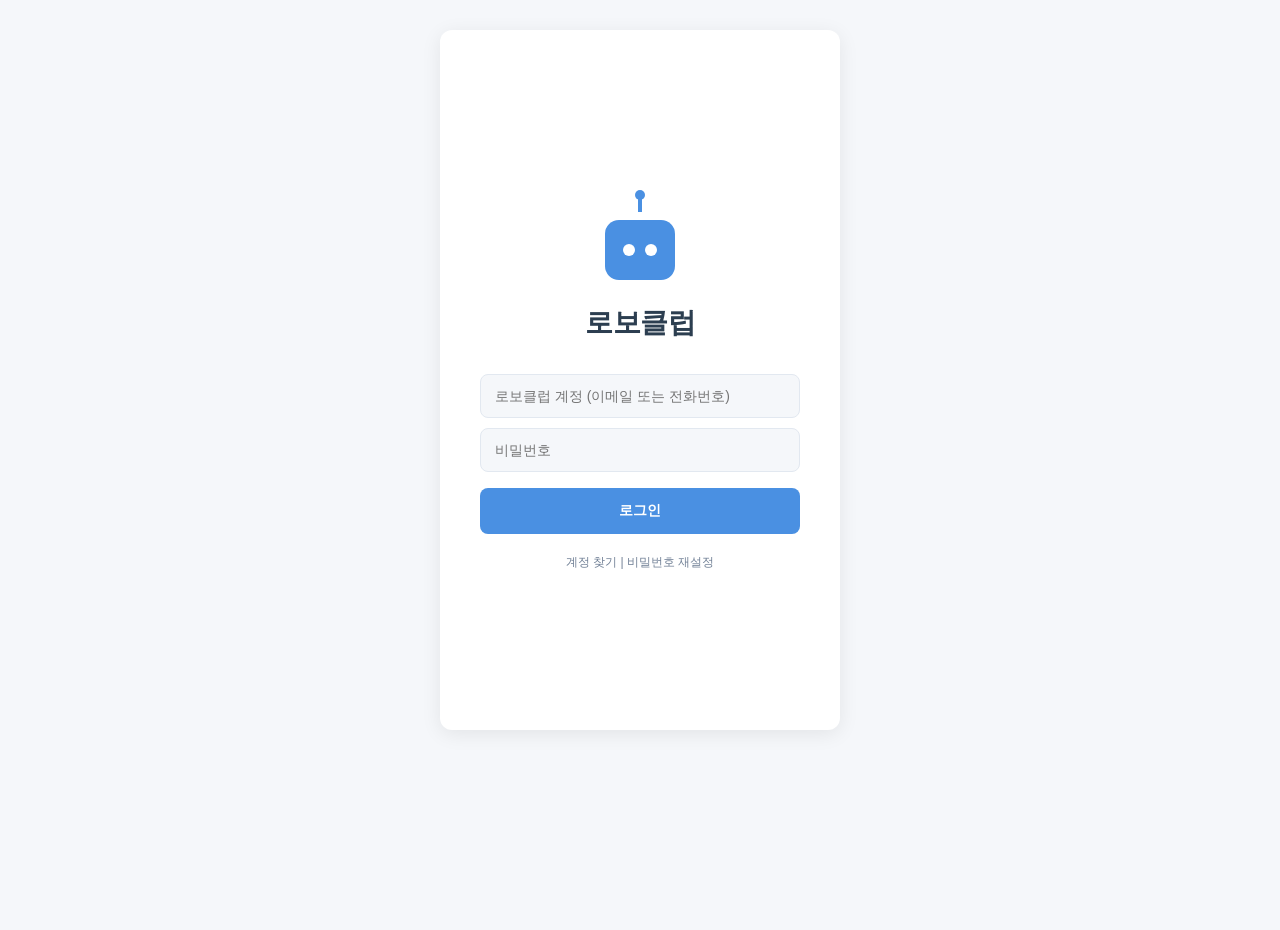
<file: Web/roboclub/index.html>
<!DOCTYPE html>
<html lang="ko">
<head>
    <meta charset="UTF-8">
    <title>로보클럽 로그인</title>
    <link rel="stylesheet" href="./css/pages/common.css">
    <link rel="stylesheet" href="./css/pages/index.css">
</head>
<body>
    <div class="container">
        <div class="login">
            <div class="login__logo">
                <div class="login__head">
                    <div class="login__eye"></div>
                    <div class="login__eye"></div>
                </div>
            </div>
            <h3 class="login__title">로보클럽</h3>
            <form class="login__form" action="./friends.html">
                <input type="text" class="login__input" placeholder="로보클럽 계정 (이메일 또는 전화번호)">
                <input type="password" class="login__input" placeholder="비밀번호">
                <input type="submit" class="login__btn" value="로그인">
            </form>
            <div class="login__footer">
                계정 찾기 | 비밀번호 재설정
            </div>
        </div>
    </div>
</body>
</html>
</file>
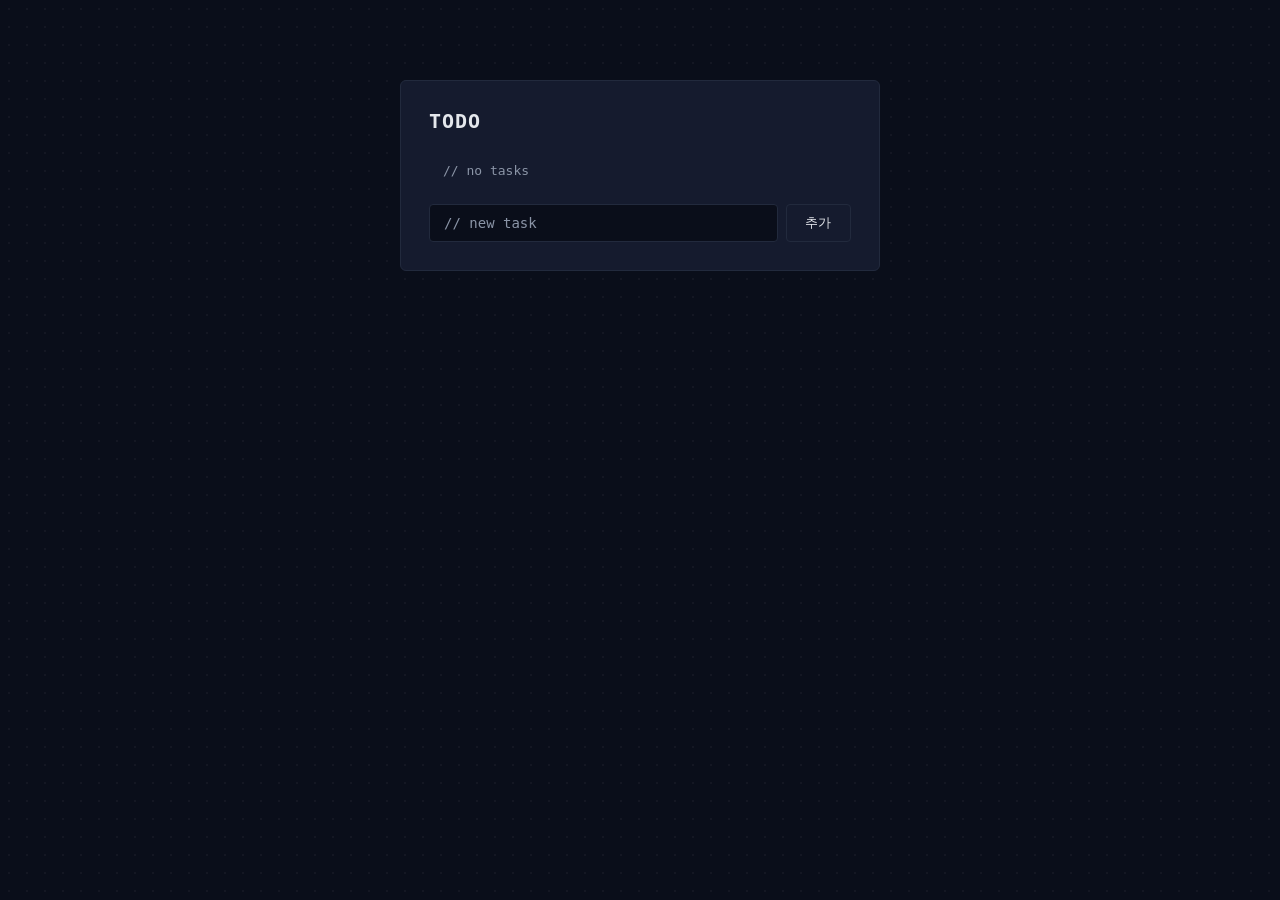
<file: Web/todo/index.html>
<!DOCTYPE html>
<html lang="ko">
<head>
  <meta charset="UTF-8">
  <meta name="viewport" content="width=device-width, initial-scale=1.0">
  <title>TODO</title>
  <link href="style.css" rel="stylesheet">
</head>
<body>
  <main class="card">
    <h1 class="title">TODO</h1>

    <ul class="list" id="list"></ul>

    <p class="empty" id="empty">// no tasks</p>

    <div class="input-row">
      <input
        class="input"
        id="input"
        type="text"
        placeholder="// new task"
        aria-label="할 일 입력"
        autocomplete="off"
      >
      <button class="add-btn" id="addBtn" type="button">추가</button>
    </div>
  </main>

  <script src="script.js"></script>
</body>
</html>
</file>
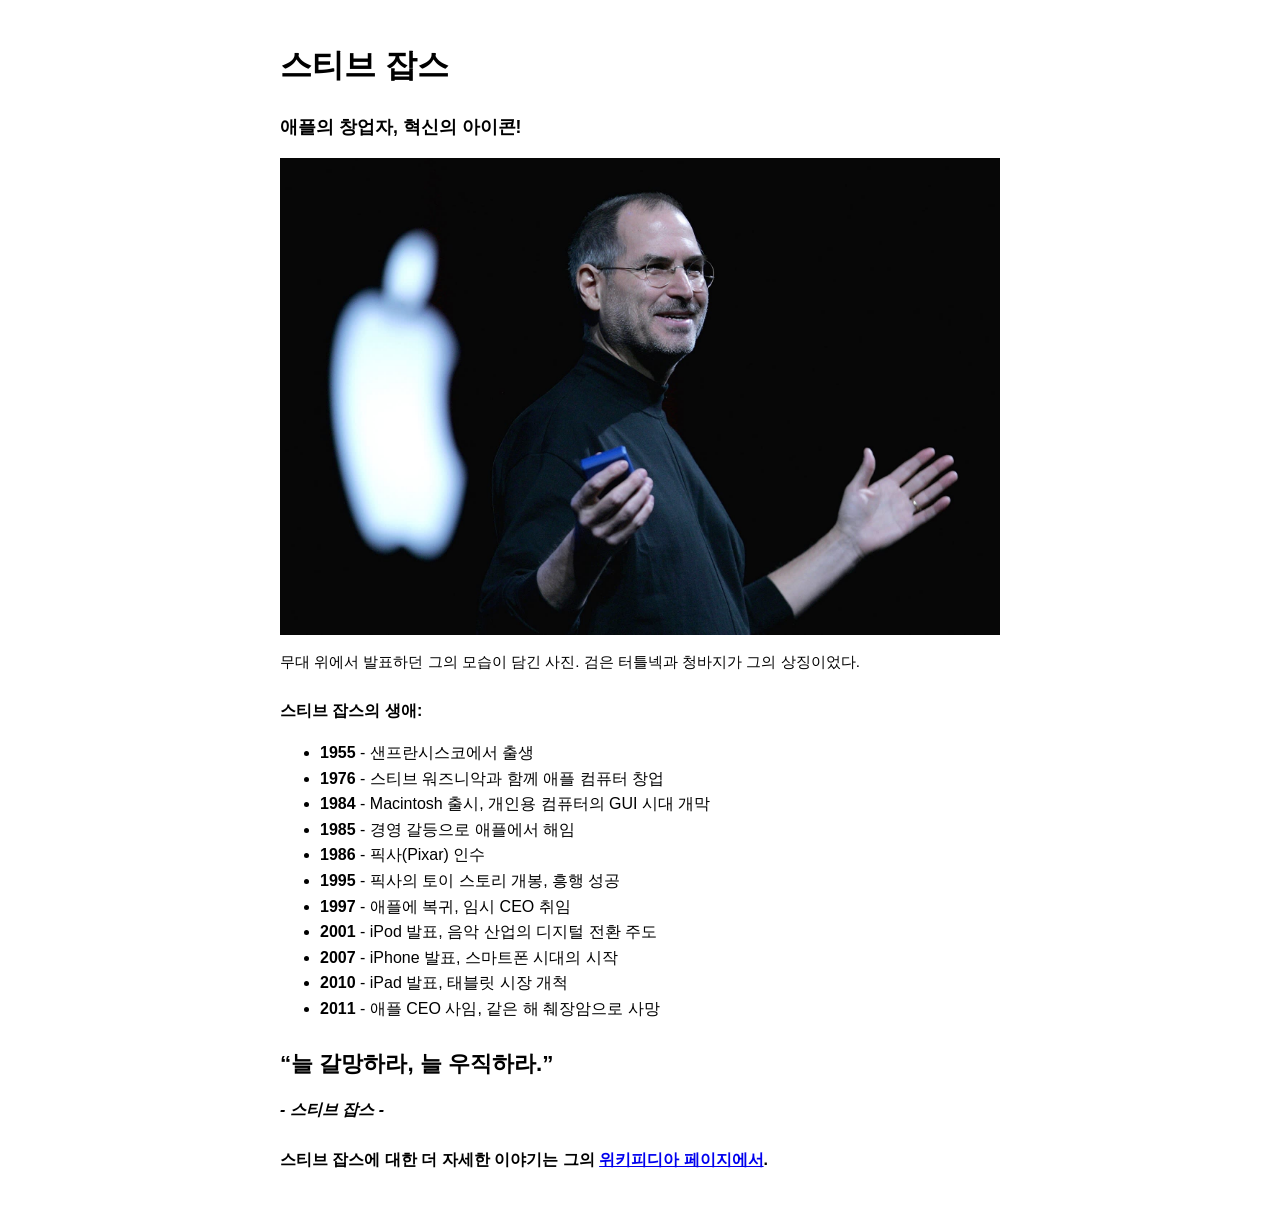
<file: Web/html_tag.html>
<!DOCTYPE html>
<html lang="ko">
<head>
<meta charset="UTF-8">
<title>스티브 잡스</title>
<style>
  body {
    background-color: #ffffff;
    color: #000000;
    font-family: sans-serif;
    max-width: 720px;
    margin: 40px auto;
    padding: 0 20px;
    line-height: 1.6;
  }
  h1 {
    font-weight: bold;
  }
  .subtitle {
    font-weight: bold;
    font-size: 1.1em;
  }
  img {
    max-width: 100%;
    height: auto;
    display: block;
    margin: 16px 0 8px 0;
  }
  .caption {
    font-size: 0.95em;
    margin-bottom: 24px;
  }
  .life-heading {
    font-weight: bold;
  }
  ul {
    padding-left: 40px;
  }
  ul li .year {
    font-weight: bold;
  }
  .quote {
    display: block;
    font-size: 1.4em;
    font-weight: bold;
    margin: 24px 0 8px 0;
  }
  .author {
    font-style: italic;
    font-weight: bold;
    margin-bottom: 24px;
  }
  .more {
    font-weight: bold;
  }
  a {
    color: #0000ee;
    text-decoration: underline;
  }
</style>
</head>
<body>
  <h1>스티브 잡스</h1>
  <p class="subtitle">애플의 창업자, 혁신의 아이콘!</p>
  <img src="[data-uri]" alt="스티브 잡스">
  <p class="caption">무대 위에서 발표하던 그의 모습이 담긴 사진. 검은 터틀넥과 청바지가 그의 상징이었다.</p>
  <p class="life-heading">스티브 잡스의 생애:</p>
  <ul>
    <li><span class="year">1955</span> - 샌프란시스코에서 출생</li>
    <li><span class="year">1976</span> - 스티브 워즈니악과 함께 애플 컴퓨터 창업</li>
    <li><span class="year">1984</span> - Macintosh 출시, 개인용 컴퓨터의 GUI 시대 개막</li>
    <li><span class="year">1985</span> - 경영 갈등으로 애플에서 해임</li>
    <li><span class="year">1986</span> - 픽사(Pixar) 인수</li>
    <li><span class="year">1995</span> - 픽사의 토이 스토리 개봉, 흥행 성공</li>
    <li><span class="year">1997</span> - 애플에 복귀, 임시 CEO 취임</li>
    <li><span class="year">2001</span> - iPod 발표, 음악 산업의 디지털 전환 주도</li>
    <li><span class="year">2007</span> - iPhone 발표, 스마트폰 시대의 시작</li>
    <li><span class="year">2010</span> - iPad 발표, 태블릿 시장 개척</li>
    <li><span class="year">2011</span> - 애플 CEO 사임, 같은 해 췌장암으로 사망</li>
  </ul>
  <q class="quote">늘 갈망하라, 늘 우직하라.</q>
  <p class="author"><em>- 스티브 잡스 -</em></p>
  <p class="more">스티브 잡스에 대한 더 자세한 이야기는 그의 <a href="https://ko.wikipedia.org/wiki/%EC%8A%A4%ED%8B%B0%EB%B8%8C_%EC%9E%A1%EC%8A%A4">위키피디아 페이지에서</a>.</p>
</body>
</html>
</file>
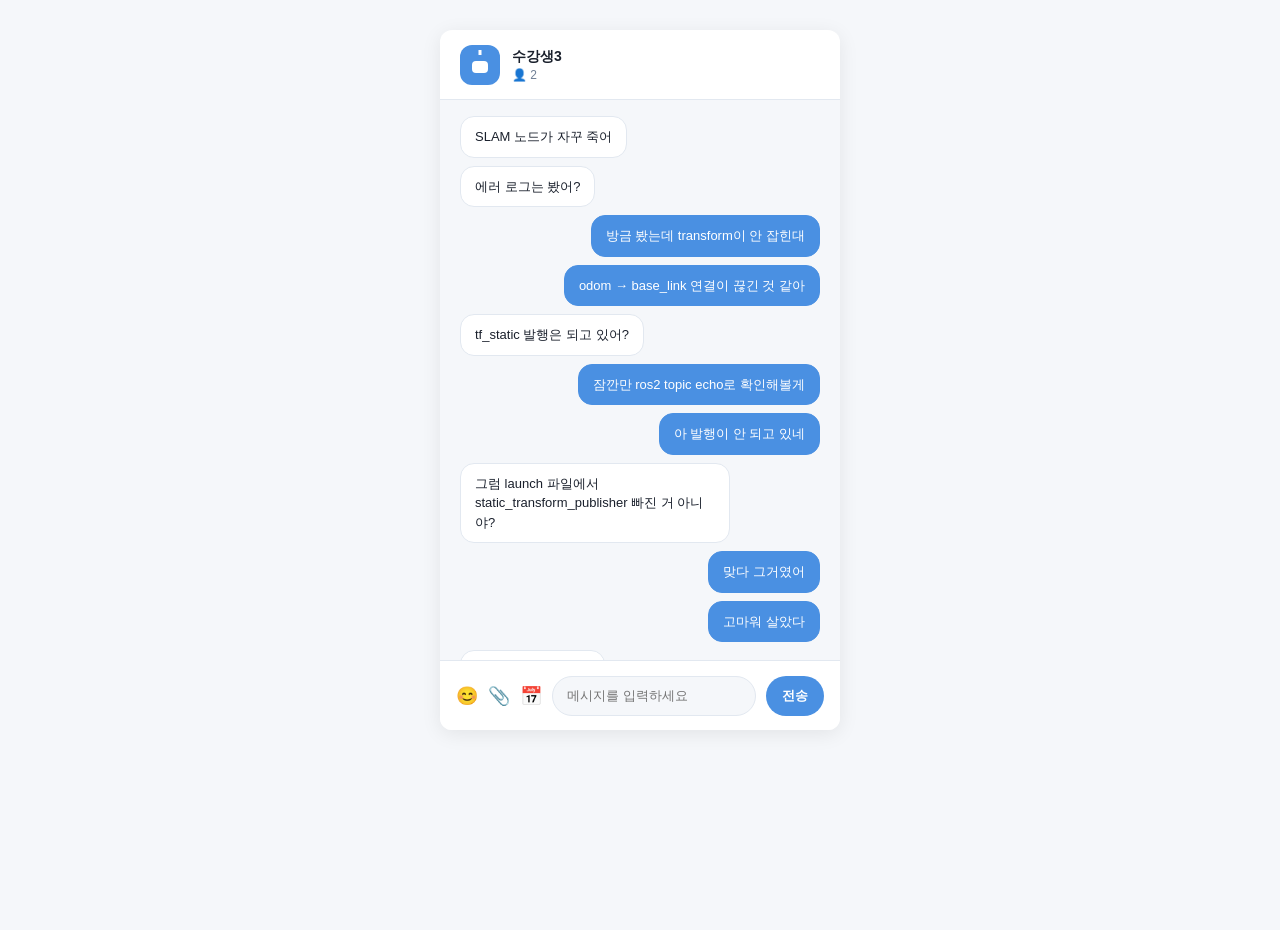
<file: Web/roboclub/chat.html>
<!DOCTYPE html>
<html lang="ko">
<head>
    <meta charset="UTF-8">
    <title>로보클럽 채팅방</title>
    <link rel="stylesheet" href="./css/pages/common.css">
    <link rel="stylesheet" href="./css/components/userlist.css">
    <link rel="stylesheet" href="./css/pages/chat.css">
</head>
<body>
    <div class="container">
        <div class="chat-screen__bar">
            <div class="user chat-user">
                <div class="user__column"><div class="user__pic"></div></div>
                <div class="user__column">
                    <p class="user__nick">수강생3</p>
                    <p class="user__message">👤 2</p>
                </div>
            </div>
        </div>

        <div class="chat-screen__comments">
            <div class="comment">SLAM 노드가 자꾸 죽어</div>
            <div class="comment">에러 로그는 봤어?</div>
            <div class="comment mine">방금 봤는데 transform이 안 잡힌대</div>
            <div class="comment mine">odom → base_link 연결이 끊긴 것 같아</div>
            <div class="comment">tf_static 발행은 되고 있어?</div>
            <div class="comment mine">잠깐만 ros2 topic echo로 확인해볼게</div>
            <div class="comment mine">아 발행이 안 되고 있네</div>
            <div class="comment">그럼 launch 파일에서 static_transform_publisher 빠진 거 아니야?</div>
            <div class="comment mine">맞다 그거였어</div>
            <div class="comment mine">고마워 살았다</div>
            <div class="comment">ㅋㅋ 다음에 커피 사</div>
        </div>

        <form class="chat-form">
            <div class="chat-form__plugins">
                <span class="chat-form__plugin">😊</span>
                <span class="chat-form__plugin">📎</span>
                <span class="chat-form__plugin">📅</span>
            </div>
            <textarea class="chat-form__input" placeholder="메시지를 입력하세요"></textarea>
            <button type="button" class="chat-form__btn">전송</button>
        </form>
    </div>
</body>
</html>
</file>
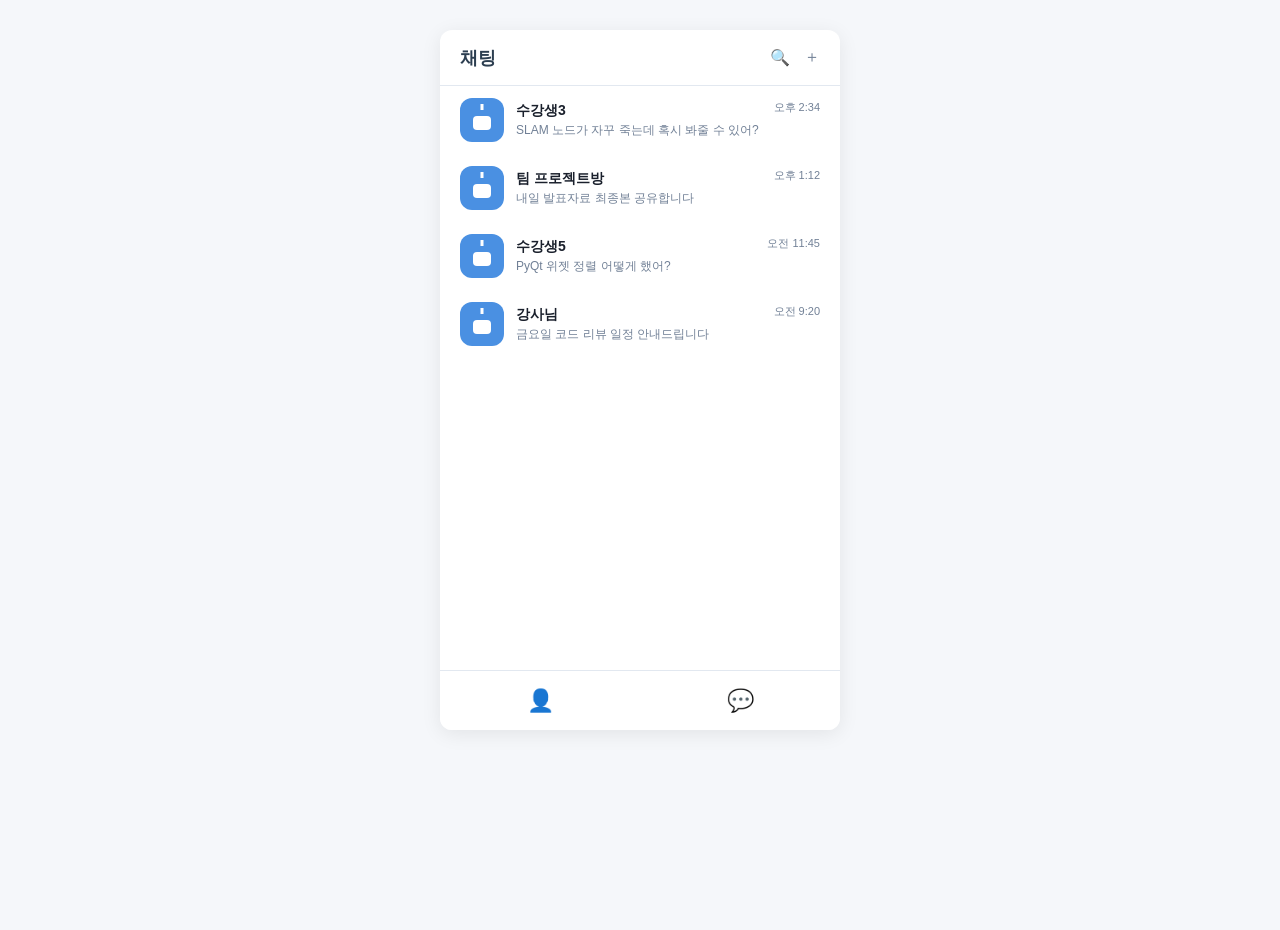
<file: Web/roboclub/chats.html>
<!DOCTYPE html>
<html lang="ko">
<head>
    <meta charset="UTF-8">
    <title>로보클럽 채팅</title>
    <link rel="stylesheet" href="./css/pages/common.css">
    <link rel="stylesheet" href="./css/components/header.css">
    <link rel="stylesheet" href="./css/components/navbar.css">
    <link rel="stylesheet" href="./css/components/userlist.css">
    <link rel="stylesheet" href="./css/pages/friends.css">
</head>
<body>
    <div class="container">
        <header class="header">
            <h3 class="header__title">채팅</h3>
            <div class="header__menu">
                <span class="header__menu-item">🔍</span>
                <span class="header__menu-item">＋</span>
            </div>
        </header>

        <div class="friends">
            <ul class="user-list">
                <li>
                    <a href="./chat.html" class="user">
                        <div class="user__column"><div class="user__pic"></div></div>
                        <div class="user__column">
                            <p class="user__nick">수강생3</p>
                            <p class="user__message">SLAM 노드가 자꾸 죽는데 혹시 봐줄 수 있어?</p>
                        </div>
                        <span class="user__time">오후 2:34</span>
                    </a>
                </li>
                <li>
                    <a href="./chat.html" class="user">
                        <div class="user__column"><div class="user__pic"></div></div>
                        <div class="user__column">
                            <p class="user__nick">팀 프로젝트방</p>
                            <p class="user__message">내일 발표자료 최종본 공유합니다</p>
                        </div>
                        <span class="user__time">오후 1:12</span>
                    </a>
                </li>
                <li>
                    <a href="./chat.html" class="user">
                        <div class="user__column"><div class="user__pic"></div></div>
                        <div class="user__column">
                            <p class="user__nick">수강생5</p>
                            <p class="user__message">PyQt 위젯 정렬 어떻게 했어?</p>
                        </div>
                        <span class="user__time">오전 11:45</span>
                    </a>
                </li>
                <li>
                    <a href="./chat.html" class="user">
                        <div class="user__column"><div class="user__pic"></div></div>
                        <div class="user__column">
                            <p class="user__nick">강사님</p>
                            <p class="user__message">금요일 코드 리뷰 일정 안내드립니다</p>
                        </div>
                        <span class="user__time">오전 9:20</span>
                    </a>
                </li>
            </ul>
        </div>

        <nav class="navbar">
            <ul class="navbar__list">
                <li class="navbar__item">
                    <a href="./friends.html" class="navbar__link">👤</a>
                </li>
                <li class="navbar__item">
                    <a href="./chats.html" class="navbar__link active">💬</a>
                </li>
            </ul>
        </nav>
    </div>
</body>
</html>
</file>
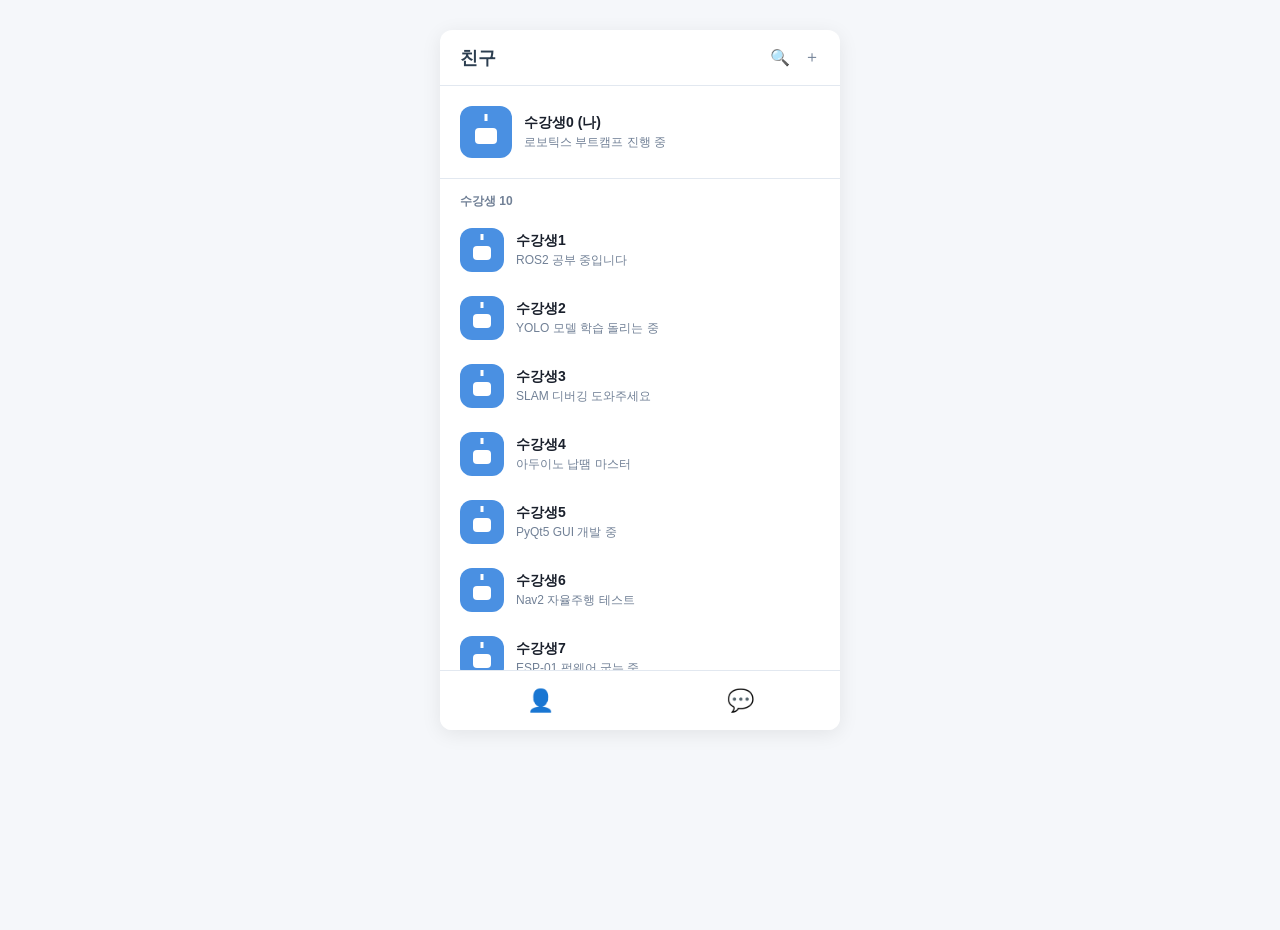
<file: Web/roboclub/friends.html>
<!DOCTYPE html>
<html lang="ko">
<head>
    <meta charset="UTF-8">
    <title>로보클럽 친구</title>
    <link rel="stylesheet" href="./css/pages/common.css">
    <link rel="stylesheet" href="./css/components/header.css">
    <link rel="stylesheet" href="./css/components/navbar.css">
    <link rel="stylesheet" href="./css/components/userlist.css">
    <link rel="stylesheet" href="./css/pages/friends.css">
</head>
<body>
    <div class="container">
        <header class="header">
            <h3 class="header__title">친구</h3>
            <div class="header__menu">
                <span class="header__menu-item">🔍</span>
                <span class="header__menu-item">＋</span>
            </div>
        </header>

        <div class="friends">
            <div class="user my-profile">
                <div class="user__column">
                    <div class="user__pic"></div>
                </div>
                <div class="user__column">
                    <p class="user__nick">수강생0 (나)</p>
                    <p class="user__state">로보틱스 부트캠프 진행 중</p>
                </div>
            </div>

            <p class="friends__menu">수강생 10</p>

            <ul class="user-list">
                <li class="user">
                    <div class="user__column"><div class="user__pic"></div></div>
                    <div class="user__column">
                        <p class="user__nick">수강생1</p>
                        <p class="user__state">ROS2 공부 중입니다</p>
                    </div>
                </li>
                <li class="user">
                    <div class="user__column"><div class="user__pic"></div></div>
                    <div class="user__column">
                        <p class="user__nick">수강생2</p>
                        <p class="user__state">YOLO 모델 학습 돌리는 중</p>
                    </div>
                </li>
                <li class="user">
                    <div class="user__column"><div class="user__pic"></div></div>
                    <div class="user__column">
                        <p class="user__nick">수강생3</p>
                        <p class="user__state">SLAM 디버깅 도와주세요</p>
                    </div>
                </li>
                <li class="user">
                    <div class="user__column"><div class="user__pic"></div></div>
                    <div class="user__column">
                        <p class="user__nick">수강생4</p>
                        <p class="user__state">아두이노 납땜 마스터</p>
                    </div>
                </li>
                <li class="user">
                    <div class="user__column"><div class="user__pic"></div></div>
                    <div class="user__column">
                        <p class="user__nick">수강생5</p>
                        <p class="user__state">PyQt5 GUI 개발 중</p>
                    </div>
                </li>
                <li class="user">
                    <div class="user__column"><div class="user__pic"></div></div>
                    <div class="user__column">
                        <p class="user__nick">수강생6</p>
                        <p class="user__state">Nav2 자율주행 테스트</p>
                    </div>
                </li>
                <li class="user">
                    <div class="user__column"><div class="user__pic"></div></div>
                    <div class="user__column">
                        <p class="user__nick">수강생7</p>
                        <p class="user__state">ESP-01 펌웨어 굽는 중</p>
                    </div>
                </li>
                <li class="user">
                    <div class="user__column"><div class="user__pic"></div></div>
                    <div class="user__column">
                        <p class="user__nick">수강생8</p>
                        <p class="user__state">TurtleBot3 캘리브레이션</p>
                    </div>
                </li>
                <li class="user">
                    <div class="user__column"><div class="user__pic"></div></div>
                    <div class="user__column">
                        <p class="user__nick">수강생9</p>
                        <p class="user__state">CNN 학습 중 - 정확도 0.92</p>
                    </div>
                </li>
                <li class="user">
                    <div class="user__column"><div class="user__pic"></div></div>
                    <div class="user__column">
                        <p class="user__nick">수강생10</p>
                        <p class="user__state">팀 프로젝트 발표 준비</p>
                    </div>
                </li>
            </ul>
        </div>

        <nav class="navbar">
            <ul class="navbar__list">
                <li class="navbar__item">
                    <a href="./friends.html" class="navbar__link active">👤</a>
                </li>
                <li class="navbar__item">
                    <a href="./chats.html" class="navbar__link">💬</a>
                </li>
            </ul>
        </nav>
    </div>
</body>
</html>
</file>
<file: Web/roboclub/css/pages/common.css>
:root {
    --primary: #4A90E2;
    --primary-dark: #357ABD;
    --secondary: #2C3E50;
    --bg: #F5F7FA;
    --surface: #FFFFFF;
    --text: #1A202C;
    --text-sub: #718096;
    --border: #E2E8F0;
}

* {
    margin: 0;
    padding: 0;
    box-sizing: border-box;
}

html, body {
    width: 100%;
    height: 100%;
    background-color: var(--bg);
    font-family: "Malgun Gothic", "맑은 고딕", sans-serif;
    font-size: 14px;
    color: var(--text);
}

a {
    text-decoration: none;
    color: inherit;
}

ul {
    list-style: none;
}

input,
textarea,
button {
    outline: none;
    border: none;
    font-family: inherit;
    font-size: inherit;
    color: inherit;
    background: none;
}

button {
    cursor: pointer;
}

.container {
    width: 400px;
    height: 700px;
    margin: 30px auto;
    background-color: var(--surface);
    border-radius: 12px;
    box-shadow: 0 4px 20px rgba(0, 0, 0, 0.08);
    overflow: hidden;
    position: relative;
}
</file>
<file: Web/roboclub/css/pages/index.css>
.login {
    width: 100%;
    height: 100%;
    padding: 0 40px;
    display: flex;
    flex-direction: column;
    align-items: center;
    justify-content: center;
}

.login__logo {
    width: 80px;
    height: 90px;
    position: relative;
    margin-bottom: 24px;
}

.login__logo::before {
    content: "";
    position: absolute;
    top: 8px;
    left: 50%;
    transform: translateX(-50%);
    width: 4px;
    height: 14px;
    background-color: var(--primary);
}

.login__logo::after {
    content: "";
    position: absolute;
    top: 0;
    left: 50%;
    transform: translateX(-50%);
    width: 10px;
    height: 10px;
    background-color: var(--primary);
    border-radius: 50%;
}

.login__head {
    position: absolute;
    bottom: 0;
    left: 50%;
    transform: translateX(-50%);
    width: 70px;
    height: 60px;
    background-color: var(--primary);
    border-radius: 14px;
    display: flex;
    align-items: center;
    justify-content: center;
    gap: 10px;
}

.login__eye {
    width: 12px;
    height: 12px;
    background-color: #FFFFFF;
    border-radius: 50%;
}

.login__title {
    font-size: 28px;
    font-weight: 700;
    color: var(--secondary);
    letter-spacing: -0.5px;
    margin-bottom: 32px;
}

.login__form {
    width: 100%;
    display: flex;
    flex-direction: column;
    gap: 10px;
    margin-bottom: 20px;
}

.login__input {
    width: 100%;
    height: 44px;
    padding: 0 14px;
    background-color: var(--bg);
    border: 1px solid var(--border);
    border-radius: 8px;
    font-size: 14px;
}

.login__input:focus {
    border-color: var(--primary);
}

.login__btn {
    width: 100%;
    height: 46px;
    margin-top: 6px;
    background-color: var(--primary);
    color: #FFFFFF;
    font-weight: 700;
    font-size: 14px;
    border-radius: 8px;
}

.login__btn:hover {
    background-color: var(--primary-dark);
}

.login__footer {
    font-size: 12px;
    color: var(--text-sub);
}
</file>
<file: Web/todo/style.css>
/* 다크 코드 에디터 톤의 톤 차분한 Todo UI 스타일 */

* {
  margin: 0;
  padding: 0;
  box-sizing: border-box;
}

:root {
  --bg: #0a0e1a;
  --panel: #151b2e;
  --border: #222a3d;
  --text: #e4e7ec;
  --text-sub: #8b95a7;
  --accent: #00d4ff;
  --font-mono: ui-monospace, "SF Mono", Menlo, Consolas, monospace;
  --font-sans: -apple-system, BlinkMacSystemFont, "Segoe UI", sans-serif;
}

html, body {
  min-height: 100vh;
  background-color: var(--bg);
  color: var(--text);
  font-family: var(--font-sans);
  font-size: 14px;
}

/* 배경 도트 패턴은 시각적 노이즈를 최소화하기 위해 opacity 0.04로 매우 옅게 */
body {
  background-image: radial-gradient(rgba(255, 255, 255, 0.04) 1px, transparent 1px);
  background-size: 18px 18px;
  display: flex;
  align-items: flex-start;
  justify-content: center;
  padding: 80px 16px 40px;
}

.card {
  width: 100%;
  max-width: 480px;
  background-color: var(--panel);
  border: 1px solid var(--border);
  border-radius: 6px;
  padding: 28px;
}

.title {
  font-family: var(--font-mono);
  font-size: 20px;
  font-weight: 600;
  letter-spacing: 0.05em;
  color: var(--text);
  margin-bottom: 20px;
}

.list {
  list-style: none;
  display: flex;
  flex-direction: column;
  gap: 6px;
  margin-bottom: 16px;
}

.list:empty {
  display: none;
}

.item {
  display: flex;
  align-items: center;
  justify-content: space-between;
  gap: 12px;
  padding: 10px 14px;
  background-color: var(--bg);
  border: 1px solid var(--border);
  border-radius: 4px;
  transition: border-color 150ms ease;
}

.item:hover {
  border-color: var(--accent);
}

.item-text {
  flex: 1;
  word-break: break-word;
  color: var(--text);
}

.delete-btn {
  flex-shrink: 0;
  width: 24px;
  height: 24px;
  background-color: transparent;
  border: 1px solid var(--border);
  border-radius: 4px;
  color: var(--text-sub);
  font-family: var(--font-mono);
  font-size: 14px;
  line-height: 1;
  cursor: pointer;
  transition: border-color 150ms ease, color 150ms ease;
}

.delete-btn:hover {
  border-color: var(--accent);
  color: var(--accent);
}

.delete-btn:focus-visible {
  outline: none;
  border-color: var(--accent);
  color: var(--accent);
}

.empty {
  font-family: var(--font-mono);
  font-size: 13px;
  color: var(--text-sub);
  padding: 10px 14px;
  margin-bottom: 16px;
}

.empty.hidden {
  display: none;
}

.input-row {
  display: flex;
  gap: 8px;
  margin-top: 4px;
}

.input {
  flex: 1;
  min-width: 0;
  background-color: var(--bg);
  border: 1px solid var(--border);
  border-radius: 4px;
  padding: 10px 14px;
  color: var(--text);
  font-family: var(--font-mono);
  font-size: 14px;
  transition: border-color 150ms ease;
}

.input::placeholder {
  color: var(--text-sub);
  font-family: var(--font-mono);
}

.input:focus {
  outline: none;
  border-color: var(--accent);
}

.add-btn {
  flex-shrink: 0;
  padding: 0 18px;
  background-color: transparent;
  border: 1px solid var(--border);
  border-radius: 4px;
  color: var(--text);
  font-family: var(--font-mono);
  font-size: 13px;
  letter-spacing: 0.05em;
  cursor: pointer;
  transition: border-color 150ms ease, color 150ms ease;
}

.add-btn:hover {
  border-color: var(--accent);
  color: var(--accent);
}

.add-btn:focus-visible {
  outline: none;
  border-color: var(--accent);
  color: var(--accent);
}

@media (max-width: 420px) {
  body {
    padding: 40px 12px 24px;
  }

  .card {
    padding: 20px;
  }

  .add-btn {
    padding: 0 14px;
  }
}
</file>
<file: Web/roboclub/css/components/userlist.css>
.user {
    display: flex;
    align-items: center;
    padding: 12px 20px;
    position: relative;
    cursor: pointer;
}

.user:hover {
    background-color: var(--bg);
}

.user__column:first-child {
    margin-right: 12px;
}

.user__pic {
    width: 44px;
    height: 44px;
    background-color: var(--primary);
    border-radius: 12px;
    position: relative;
}

.user__pic::before {
    content: "";
    position: absolute;
    top: 6px;
    left: 50%;
    transform: translateX(-50%);
    width: 3px;
    height: 6px;
    background-color: #FFFFFF;
}

.user__pic::after {
    content: "";
    position: absolute;
    top: 18px;
    left: 50%;
    transform: translateX(-50%);
    width: 18px;
    height: 14px;
    background-color: #FFFFFF;
    border-radius: 4px;
    box-shadow: -5px 4px 0 -3px var(--primary), 5px 4px 0 -3px var(--primary);
}

.user__nick {
    font-size: 14px;
    font-weight: 700;
    margin-bottom: 2px;
    color: var(--text);
}

.user__state,
.user__message {
    font-size: 12px;
    color: var(--text-sub);
}

.user__time {
    position: absolute;
    top: 14px;
    right: 20px;
    font-size: 11px;
    color: var(--text-sub);
}

.my-profile {
    padding: 20px;
    border-bottom: 1px solid var(--border);
}

.my-profile .user__pic {
    width: 52px;
    height: 52px;
}

.my-profile .user__pic::before {
    top: 8px;
    width: 3px;
    height: 7px;
}

.my-profile .user__pic::after {
    top: 22px;
    width: 22px;
    height: 16px;
    box-shadow: -6px 5px 0 -4px var(--primary), 6px 5px 0 -4px var(--primary);
}

.chat-user {
    padding: 12px 20px;
    display: flex;
    align-items: center;
}

.chat-user .user__pic {
    width: 40px;
    height: 40px;
}

.chat-user .user__pic::before {
    top: 5px;
    width: 3px;
    height: 5px;
}

.chat-user .user__pic::after {
    top: 16px;
    width: 16px;
    height: 12px;
    box-shadow: -4px 3px 0 -3px var(--primary), 4px 3px 0 -3px var(--primary);
}

.chat-user .user__message {
    display: flex;
    align-items: center;
    gap: 4px;
}
</file>
<file: Web/roboclub/css/pages/chat.css>
.chat-screen__bar {
    width: 100%;
    height: 70px;
    border-bottom: 1px solid var(--border);
    display: flex;
    align-items: center;
}

.chat-screen__bar .chat-user {
    width: 100%;
    cursor: default;
}

.chat-screen__comments {
    width: 100%;
    height: calc(100% - 70px - 70px);
    padding: 16px 20px;
    background-color: var(--bg);
    overflow-y: auto;
    display: flex;
    flex-direction: column;
    gap: 8px;
}

.comment {
    max-width: 75%;
    padding: 10px 14px;
    font-size: 13px;
    line-height: 1.5;
    border-radius: 14px;
    word-break: break-word;
    align-self: flex-start;
    background-color: var(--surface);
    border: 1px solid var(--border);
    color: var(--text);
}

.comment.mine {
    align-self: flex-end;
    background-color: var(--primary);
    border-color: var(--primary);
    color: #FFFFFF;
}

.chat-form {
    position: absolute;
    bottom: 0;
    left: 0;
    width: 100%;
    height: 70px;
    padding: 0 16px;
    background-color: var(--surface);
    border-top: 1px solid var(--border);
    display: flex;
    align-items: center;
    gap: 10px;
}

.chat-form__plugins {
    display: flex;
    align-items: center;
    gap: 10px;
    font-size: 18px;
    color: var(--text-sub);
}

.chat-form__plugin {
    cursor: pointer;
}

.chat-form__input {
    flex: 1;
    height: 40px;
    padding: 10px 14px;
    background-color: var(--bg);
    border: 1px solid var(--border);
    border-radius: 20px;
    font-size: 13px;
    resize: none;
    line-height: 1.4;
}

.chat-form__input:focus {
    border-color: var(--primary);
}

.chat-form__btn {
    height: 40px;
    padding: 0 16px;
    background-color: var(--primary);
    color: #FFFFFF;
    font-size: 13px;
    font-weight: 700;
    border-radius: 20px;
}

.chat-form__btn:hover {
    background-color: var(--primary-dark);
}
</file>
<file: Web/roboclub/css/components/header.css>
.header {
    width: 100%;
    height: 56px;
    padding: 0 20px;
    display: flex;
    align-items: center;
    justify-content: space-between;
    border-bottom: 1px solid var(--border);
}

.header__title {
    font-size: 18px;
    font-weight: 700;
    color: var(--secondary);
}

.header__menu {
    display: flex;
    align-items: center;
    gap: 14px;
    color: var(--text-sub);
}

.header__menu-item {
    cursor: pointer;
    font-size: 16px;
}

.header__menu-item:hover {
    color: var(--primary);
}
</file>
<file: Web/roboclub/css/components/navbar.css>
.navbar {
    position: absolute;
    bottom: 0;
    left: 0;
    width: 100%;
    height: 60px;
    background-color: var(--surface);
    border-top: 1px solid var(--border);
    z-index: 10;
}

.navbar__list {
    width: 100%;
    height: 100%;
    display: flex;
}

.navbar__item {
    flex: 1;
}

.navbar__link {
    width: 100%;
    height: 100%;
    display: flex;
    align-items: center;
    justify-content: center;
    font-size: 22px;
    color: var(--text-sub);
}

.navbar__link.active {
    color: var(--primary);
}
</file>
<file: Web/roboclub/css/pages/friends.css>
.friends {
    height: calc(100% - 60px);
    overflow-y: auto;
}

.friends__menu {
    padding: 14px 20px 6px;
    font-size: 12px;
    font-weight: 700;
    color: var(--text-sub);
}

.user-list {
    padding-bottom: 70px;
}
</file>
